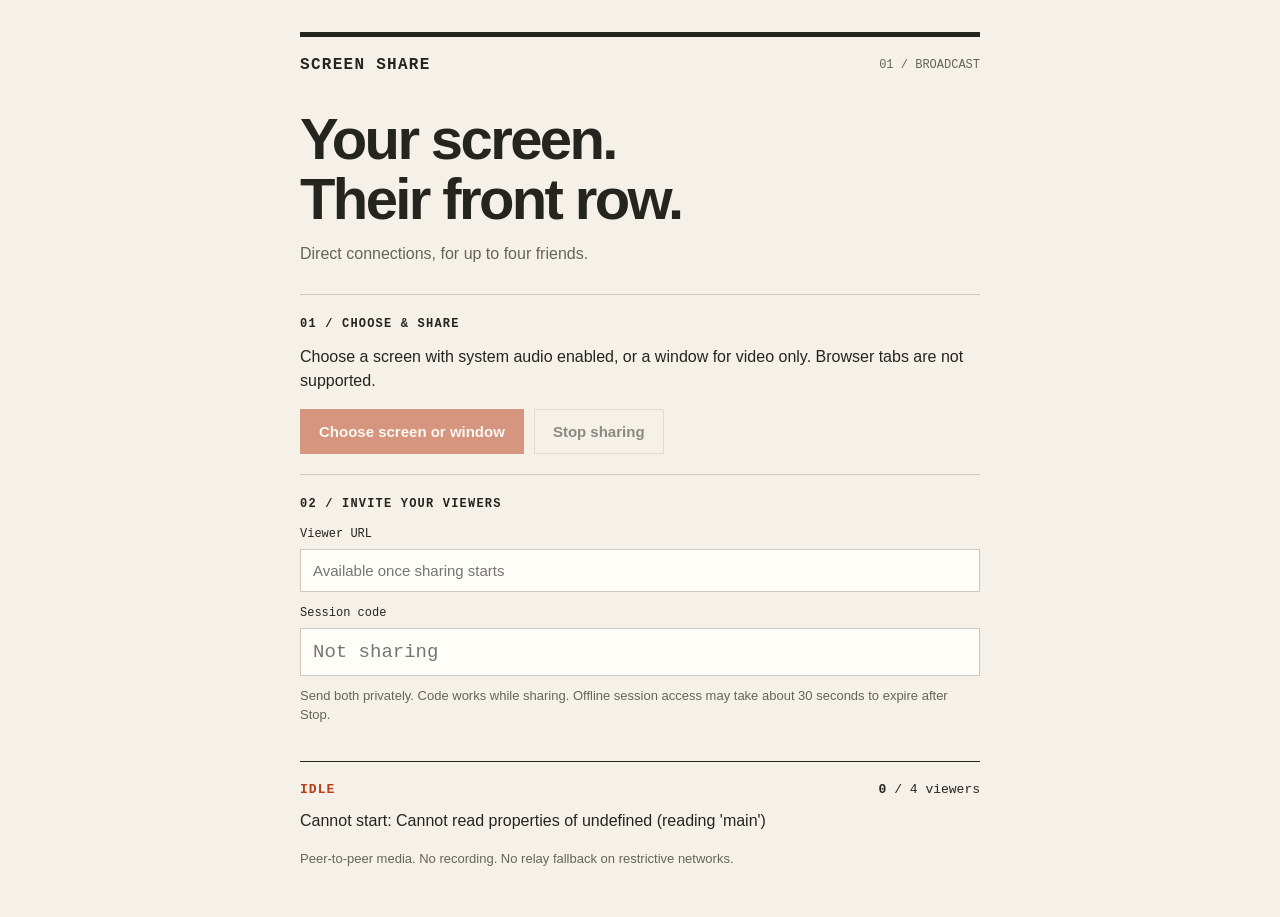
<file: web/sharer/index.html>
<!doctype html>
<html lang="en">
<head>
  <meta charset="utf-8">
  <meta name="viewport" content="width=device-width, initial-scale=1">
  <title>Screen Share / Broadcast</title>
  <link rel="stylesheet" href="style.css">
  <script src="sharer.js" defer></script>
</head>
<body>
  <main>
    <header><span class="brand">SCREEN SHARE</span><span class="edition">01 / BROADCAST</span></header>
    <h1>Your screen.<br>Their front row.</h1>
    <p class="intro">Direct connections, for up to four friends.</p>
    <section aria-labelledby="capture-title">
      <h2 id="capture-title">01 / Choose &amp; share</h2>
      <p id="capture-help">Choose a screen with system audio enabled, or a window for video only. Browser tabs are not supported.</p>
      <div id="app-audio" hidden>
        <label for="audio-app">Audio app</label>
        <select id="audio-app"><option value="">Screen: system audio / Window: no audio</option></select>
        <button id="refresh-audio" class="secondary" type="button">Refresh apps</button>
        <p id="app-audio-note" class="note">Play sound in your app, refresh, then choose its playback stream. Only that stream is shared; it may include other windows or tabs from the same app. Restarted playback may require selecting it again.</p>
      </div>
      <div class="actions"><button id="start" disabled>Choose screen or window</button><button id="stop" class="secondary" disabled>Stop sharing</button></div>
    </section>
    <section aria-labelledby="invite-title">
      <h2 id="invite-title">02 / Invite your viewers</h2>
      <label for="url">Viewer URL</label>
      <input id="url" readonly placeholder="Available once sharing starts" spellcheck="false">
      <label for="code">Session code</label>
      <input id="code" class="code" readonly placeholder="Not sharing" spellcheck="false">
      <p class="note">Send both privately. Code works while sharing. Offline session access may take about 30 seconds to expire after Stop.</p>
    </section>
    <footer><span id="state" class="badge">IDLE</span><span><strong id="viewers">0</strong> / 4 viewers</span></footer>
    <p id="status" role="status" aria-live="polite">Loading secure signaling configuration...</p>
    <p class="note">Peer-to-peer media. No recording. No relay fallback on restrictive networks.</p>
  </main>
</body>
</html>
</file>
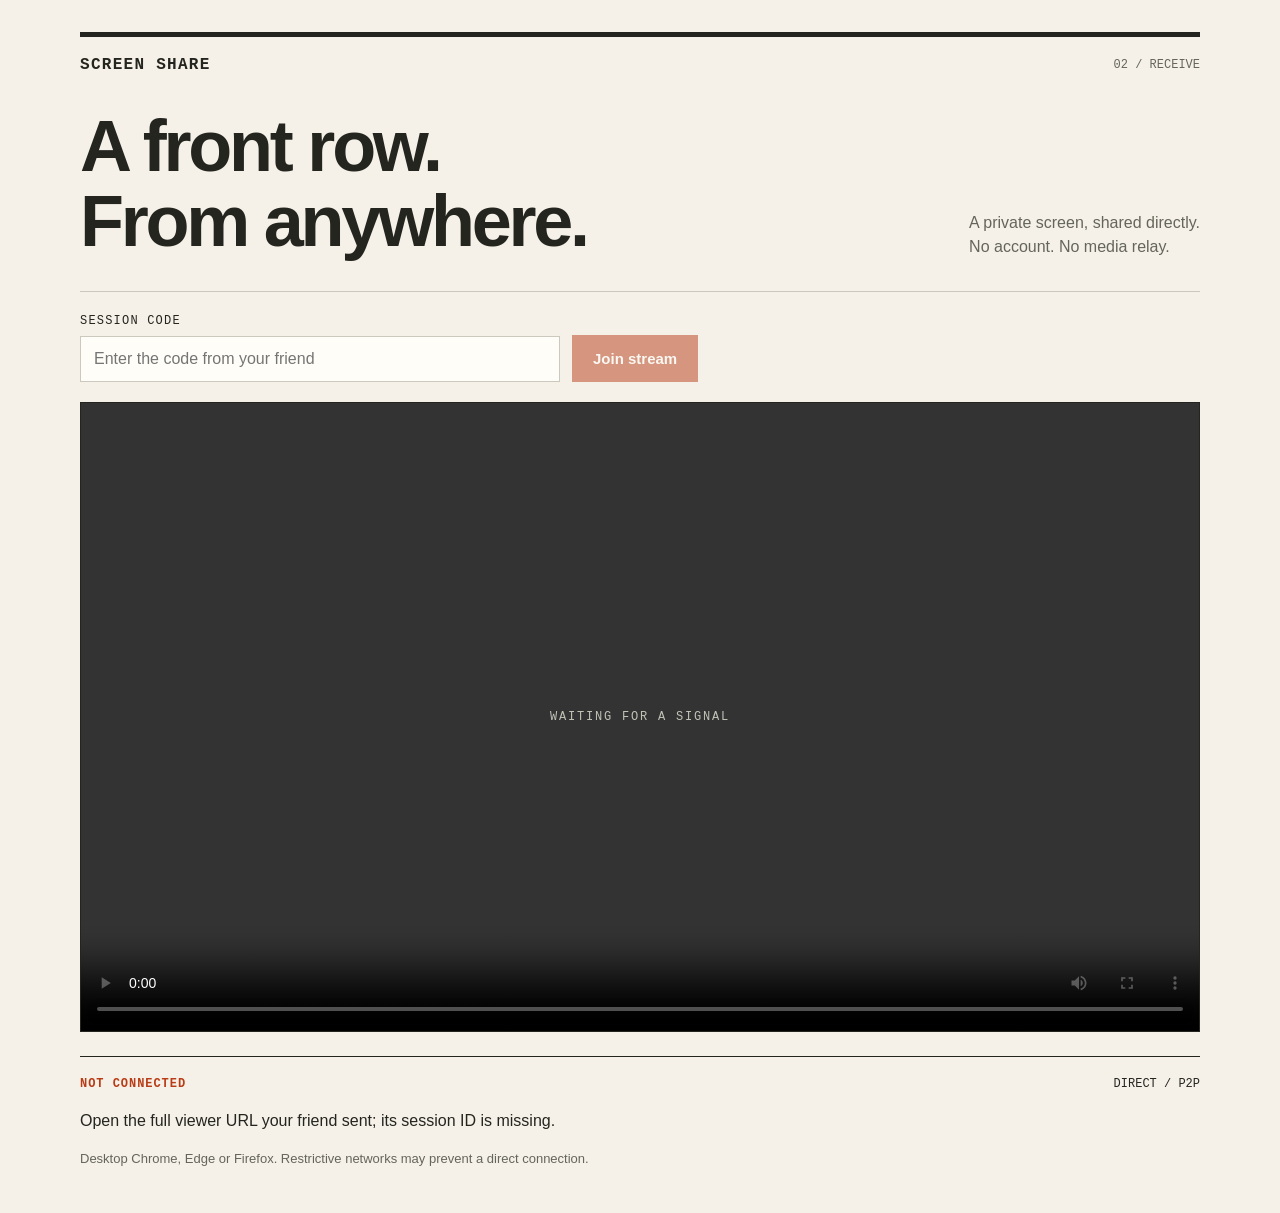
<file: web/viewer/index.html>
<!doctype html>
<html lang="en">
<head>
  <meta charset="utf-8">
  <meta name="viewport" content="width=device-width, initial-scale=1">
  <title>Screen Share / Watch</title>
  <link rel="stylesheet" href="style.css">
  <script src="viewer.js" defer></script>
</head>
<body>
  <main>
    <header><span class="brand">SCREEN SHARE</span><span class="edition">02 / RECEIVE</span></header>
    <div class="heading"><h1>A front row.<br>From anywhere.</h1><p>A private screen, shared directly.<br>No account. No media relay.</p></div>
    <form id="join-form">
      <div class="field"><label for="code">Session code</label><input id="code" required autocomplete="off" autocapitalize="off" spellcheck="false" placeholder="Enter the code from your friend" maxlength="256"></div>
      <button id="join" type="submit">Join stream</button>
      <button id="reconnect" type="button" class="secondary" hidden>Reconnect</button>
    </form>
    <div class="stage"><video id="video" autoplay playsinline controls aria-label="Shared screen"></video><span id="waiting">WAITING FOR A SIGNAL</span></div>
    <button id="play" type="button" hidden>Play / enable sound</button>
    <footer><span id="state" class="badge">NOT CONNECTED</span><span>DIRECT / P2P</span></footer>
    <p id="status" role="status" aria-live="polite">Enter the session code to watch.</p>
    <p class="note">Desktop Chrome, Edge or Firefox. Restrictive networks may prevent a direct connection.</p>
  </main>
</body>
</html>
</file>
<file: web/sharer/style.css>
:root { color-scheme: light; --paper: #f5f1e8; --ink: #24251f; --muted: #64655b; --line: #ccc8bd; --orange: #b83c16; }
* { box-sizing: border-box; }
body { margin: 0; background: var(--paper); color: var(--ink); font: 16px/1.5 "Segoe UI", sans-serif; }
main { max-width: 760px; padding: 32px 40px; margin: auto; }
header, footer { display: flex; align-items: center; justify-content: space-between; gap: 16px; }
header { border-top: 5px solid var(--ink); padding-top: 16px; }
.brand, .edition, h2, label, .badge, footer, .code { font-family: Consolas, "Courier New", monospace; }
.brand { font-weight: 700; letter-spacing: .08em; }
.edition { color: var(--muted); font-size: 12px; }
h1 { font-family: "Bahnschrift", "Franklin Gothic Medium", sans-serif; font-size: clamp(38px, 7vw, 58px); line-height: 1.04; letter-spacing: -.045em; font-weight: 600; margin: 32px 0 12px; }
.intro { margin: 0 0 28px; color: var(--muted); }
section { border-top: 1px solid var(--line); padding: 20px 0; }
h2 { font-size: 12px; text-transform: uppercase; letter-spacing: .1em; margin: 0 0 12px; }
p { margin: 10px 0 16px; }
.actions { display: flex; flex-wrap: wrap; gap: 10px; }
button { background: var(--orange); color: white; border: 1px solid var(--orange); padding: 13px 18px; font: 600 15px "Segoe UI", sans-serif; cursor: pointer; }
button.secondary { background: transparent; color: var(--ink); border-color: var(--line); }
button:disabled { opacity: .5; cursor: not-allowed; }
button:not(:disabled):hover { filter: brightness(.9); }
:focus-visible { outline: 3px solid var(--orange); outline-offset: 4px; }
label { display: block; font-size: 12px; margin: 12px 0 6px; }
input, select { width: 100%; min-width: 0; background: #fffdf7; border: 1px solid var(--line); color: var(--ink); padding: 12px; font: 15px "Segoe UI", sans-serif; border-radius: 0; }
.code { font-size: 19px; }
.note { color: var(--muted); font-size: 13px; }
footer { border-top: 1px solid var(--ink); padding-top: 18px; font-size: 13px; }
.badge { color: var(--orange); font-weight: 700; letter-spacing: .08em; }
#status { overflow-wrap: anywhere; }
@media (max-width: 520px) { main { padding: 24px 20px; } header { align-items: flex-start; } .edition { max-width: 95px; text-align: right; } .actions button { flex: 1 1 auto; } }
</file>
<file: web/viewer/style.css>
:root { color-scheme: light; --paper: #f5f1e8; --ink: #24251f; --muted: #64655b; --line: #ccc8bd; --orange: #b83c16; }
* { box-sizing: border-box; }
[hidden] { display: none !important; }
body { margin: 0; background: var(--paper); color: var(--ink); font: 16px/1.5 "Segoe UI", sans-serif; }
main { max-width: 1200px; padding: 32px 40px; margin: auto; }
header, footer { display: flex; justify-content: space-between; gap: 16px; align-items: center; }
header { border-top: 5px solid var(--ink); padding-top: 16px; }
.brand, .edition, label, footer, #waiting { font-family: Consolas, "Courier New", monospace; }
.brand { font-weight: 700; letter-spacing: .08em; }
.edition { color: var(--muted); font-size: 12px; }
.heading { display: flex; align-items: flex-end; justify-content: space-between; gap: 24px; margin: 32px 0; }
h1 { font-family: "Bahnschrift", "Franklin Gothic Medium", sans-serif; font-size: clamp(40px, 6vw, 72px); line-height: 1.04; letter-spacing: -.045em; font-weight: 600; margin: 0; }
.heading p { color: var(--muted); margin: 0; }
form { display: flex; align-items: flex-end; gap: 12px; padding: 20px 0; border-top: 1px solid var(--line); }
.field { flex: 1; max-width: 480px; }
label { display: block; font-size: 12px; margin-bottom: 6px; text-transform: uppercase; letter-spacing: .1em; }
input { width: 100%; min-width: 0; background: #fffdf7; color: var(--ink); border: 1px solid var(--line); padding: 13px; font: 16px "Segoe UI", sans-serif; border-radius: 0; }
button { background: var(--orange); color: white; border: 1px solid var(--orange); padding: 14px 20px; font: 600 15px "Segoe UI", sans-serif; cursor: pointer; }
button.secondary { background: transparent; color: var(--ink); border-color: var(--line); }
button:disabled { opacity: .5; cursor: not-allowed; }
button:not(:disabled):hover { filter: brightness(.9); }
:focus-visible { outline: 3px solid var(--orange); outline-offset: 4px; }
.stage { position: relative; background: #20221e; aspect-ratio: 16 / 9; border: 1px solid var(--ink); display: grid; place-items: center; }
video { display: block; width: 100%; height: 100%; min-height: 0; object-fit: contain; }
#waiting { position: absolute; color: #c1c3b5; font-size: 12px; letter-spacing: .15em; pointer-events: none; }
#play { margin-top: 12px; }
footer { border-top: 1px solid var(--ink); padding-top: 18px; margin-top: 24px; font-size: 12px; }
.badge { color: var(--orange); font-weight: 700; letter-spacing: .08em; }
#status { overflow-wrap: anywhere; }
.note { color: var(--muted); font-size: 13px; }
@media (max-width: 640px) { main { padding: 24px 20px; } .heading { display: block; } .heading p { margin-top: 20px; } form { flex-wrap: wrap; } .field { flex-basis: 100%; max-width: none; } form button { flex: 1; } .edition { font-size: 11px; } }
</file>
